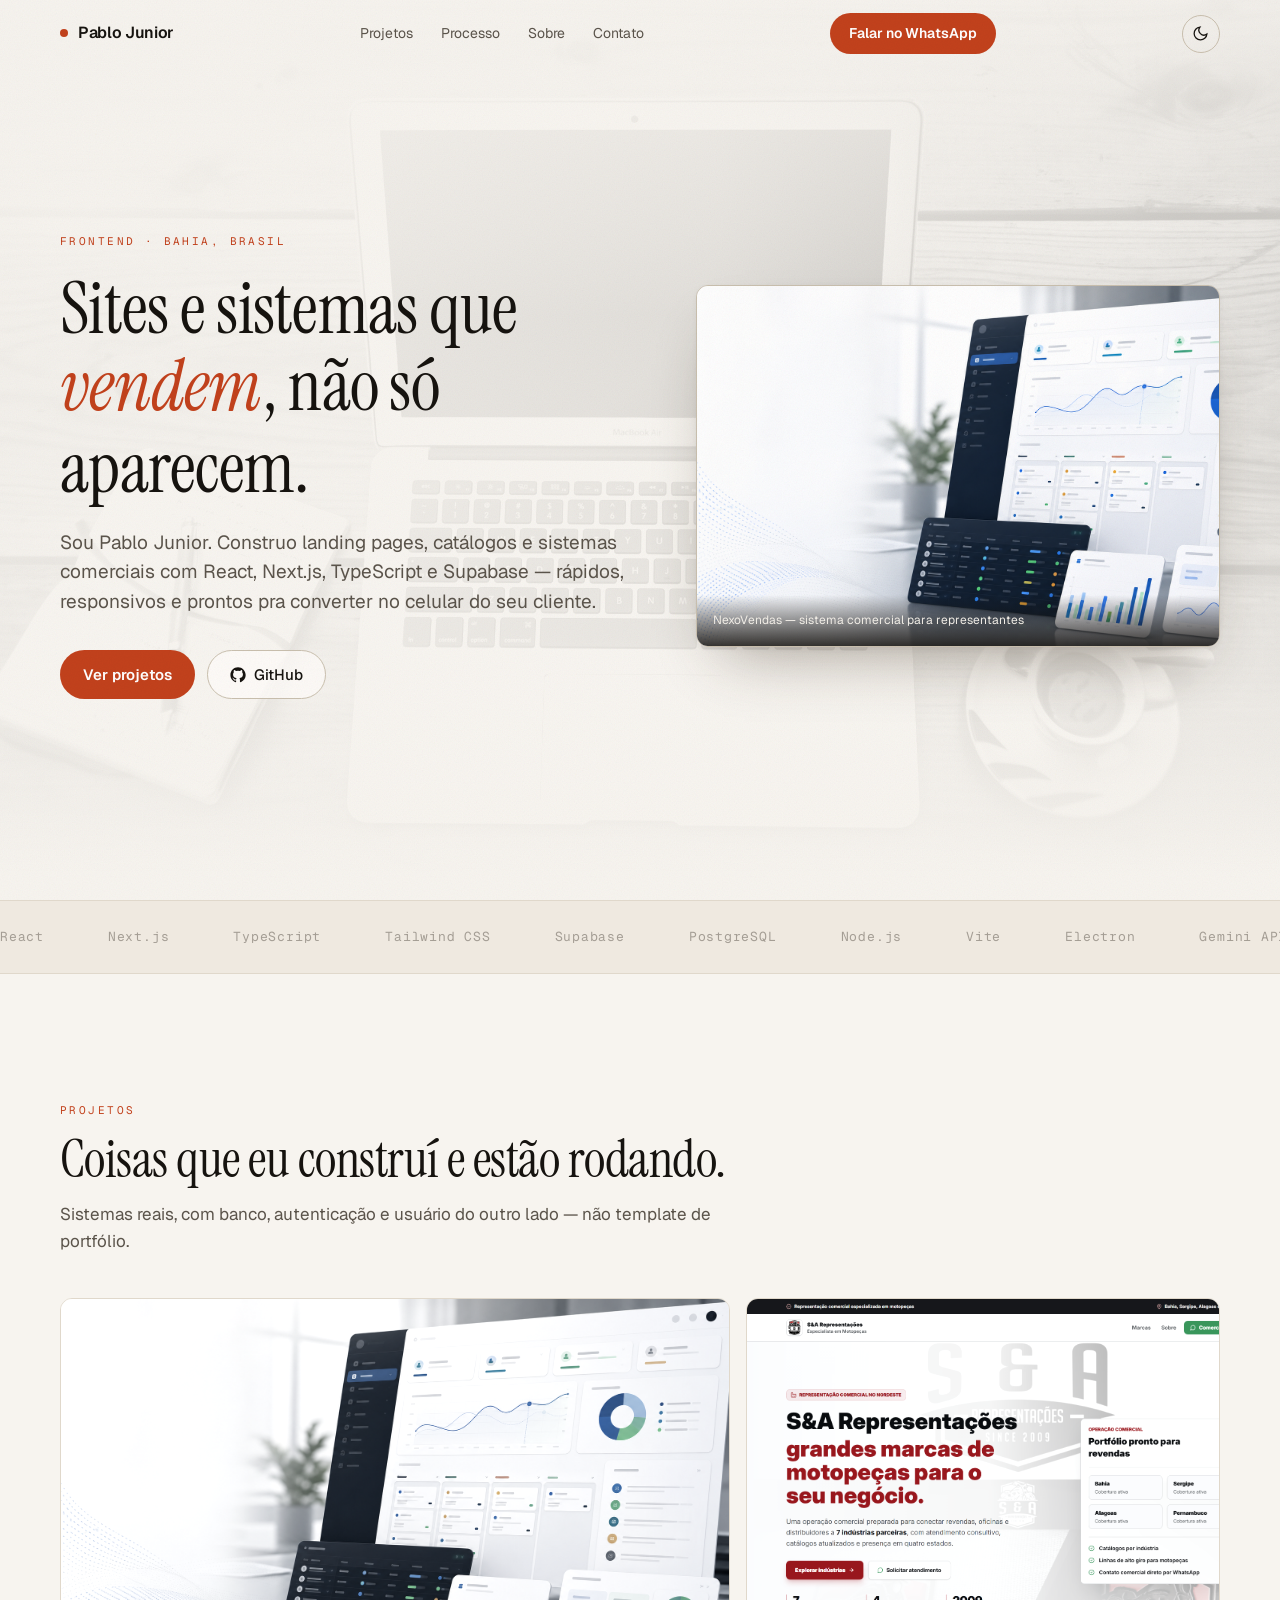
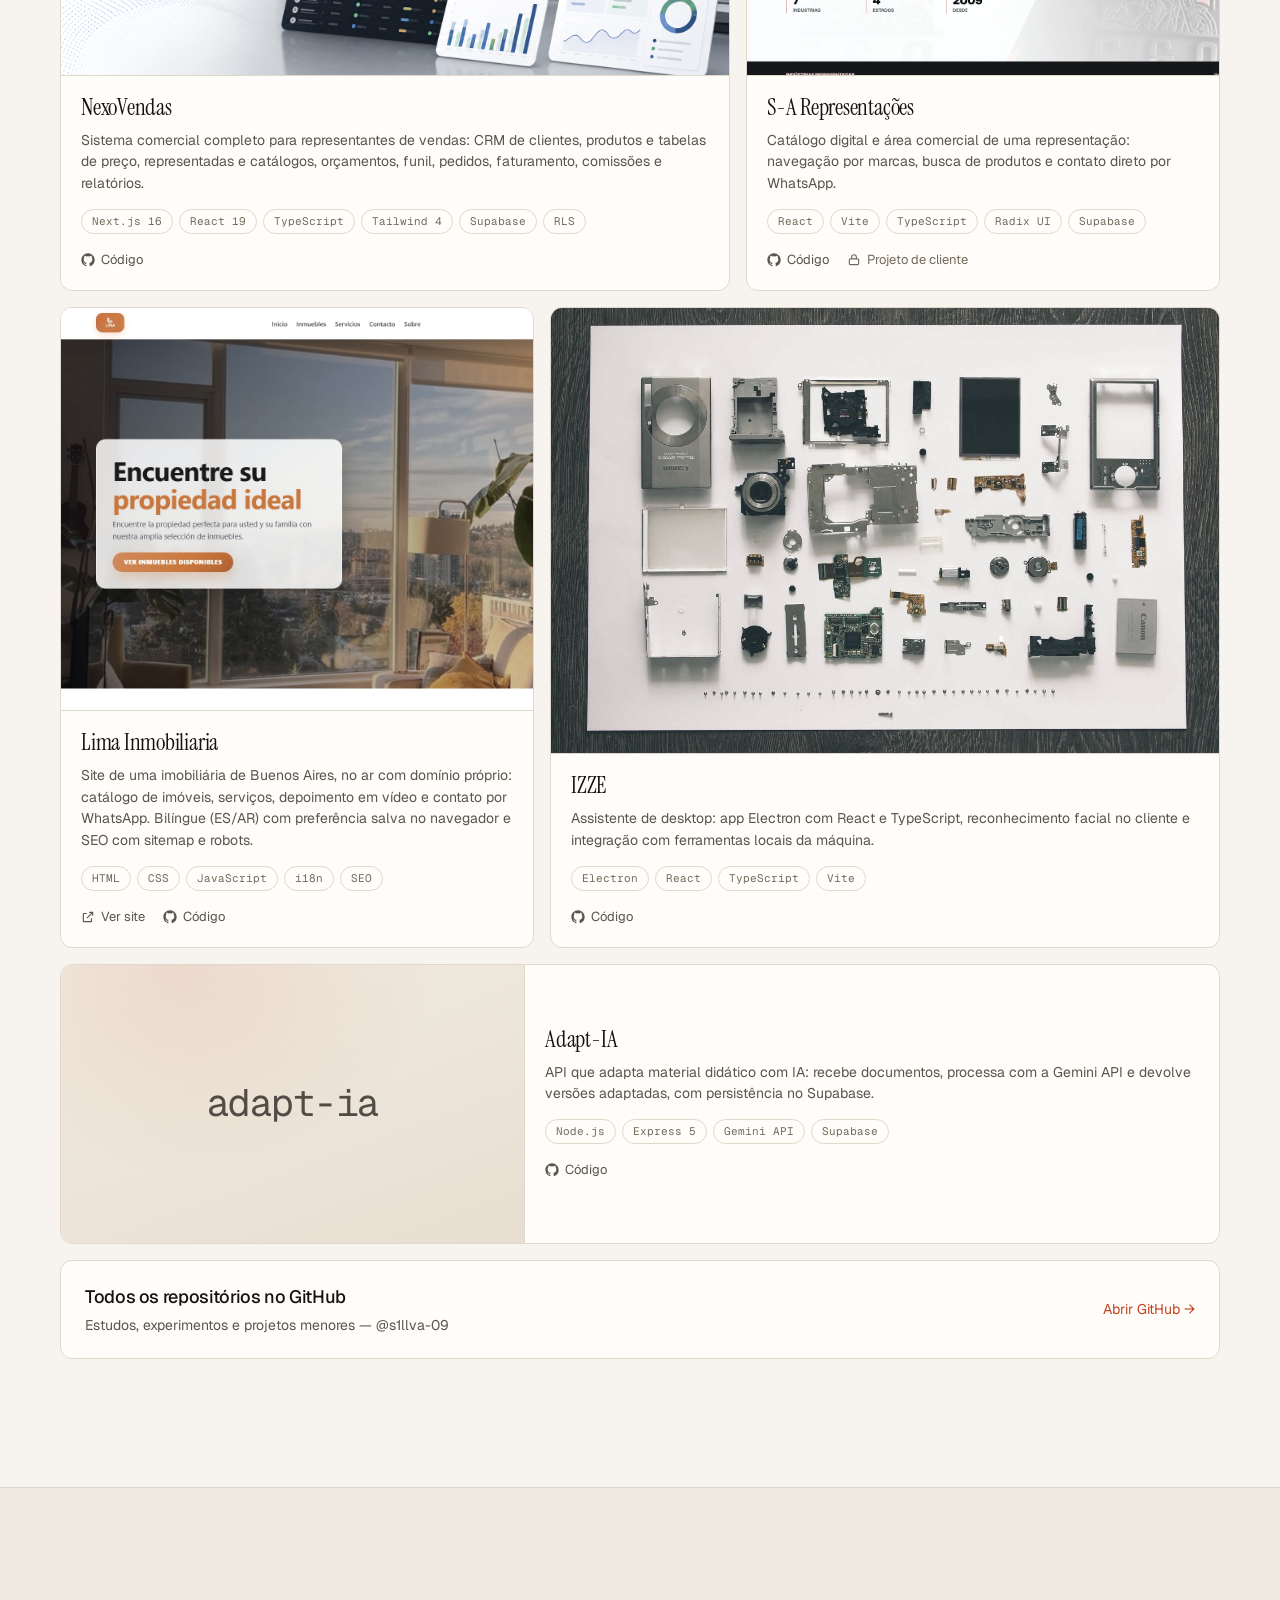
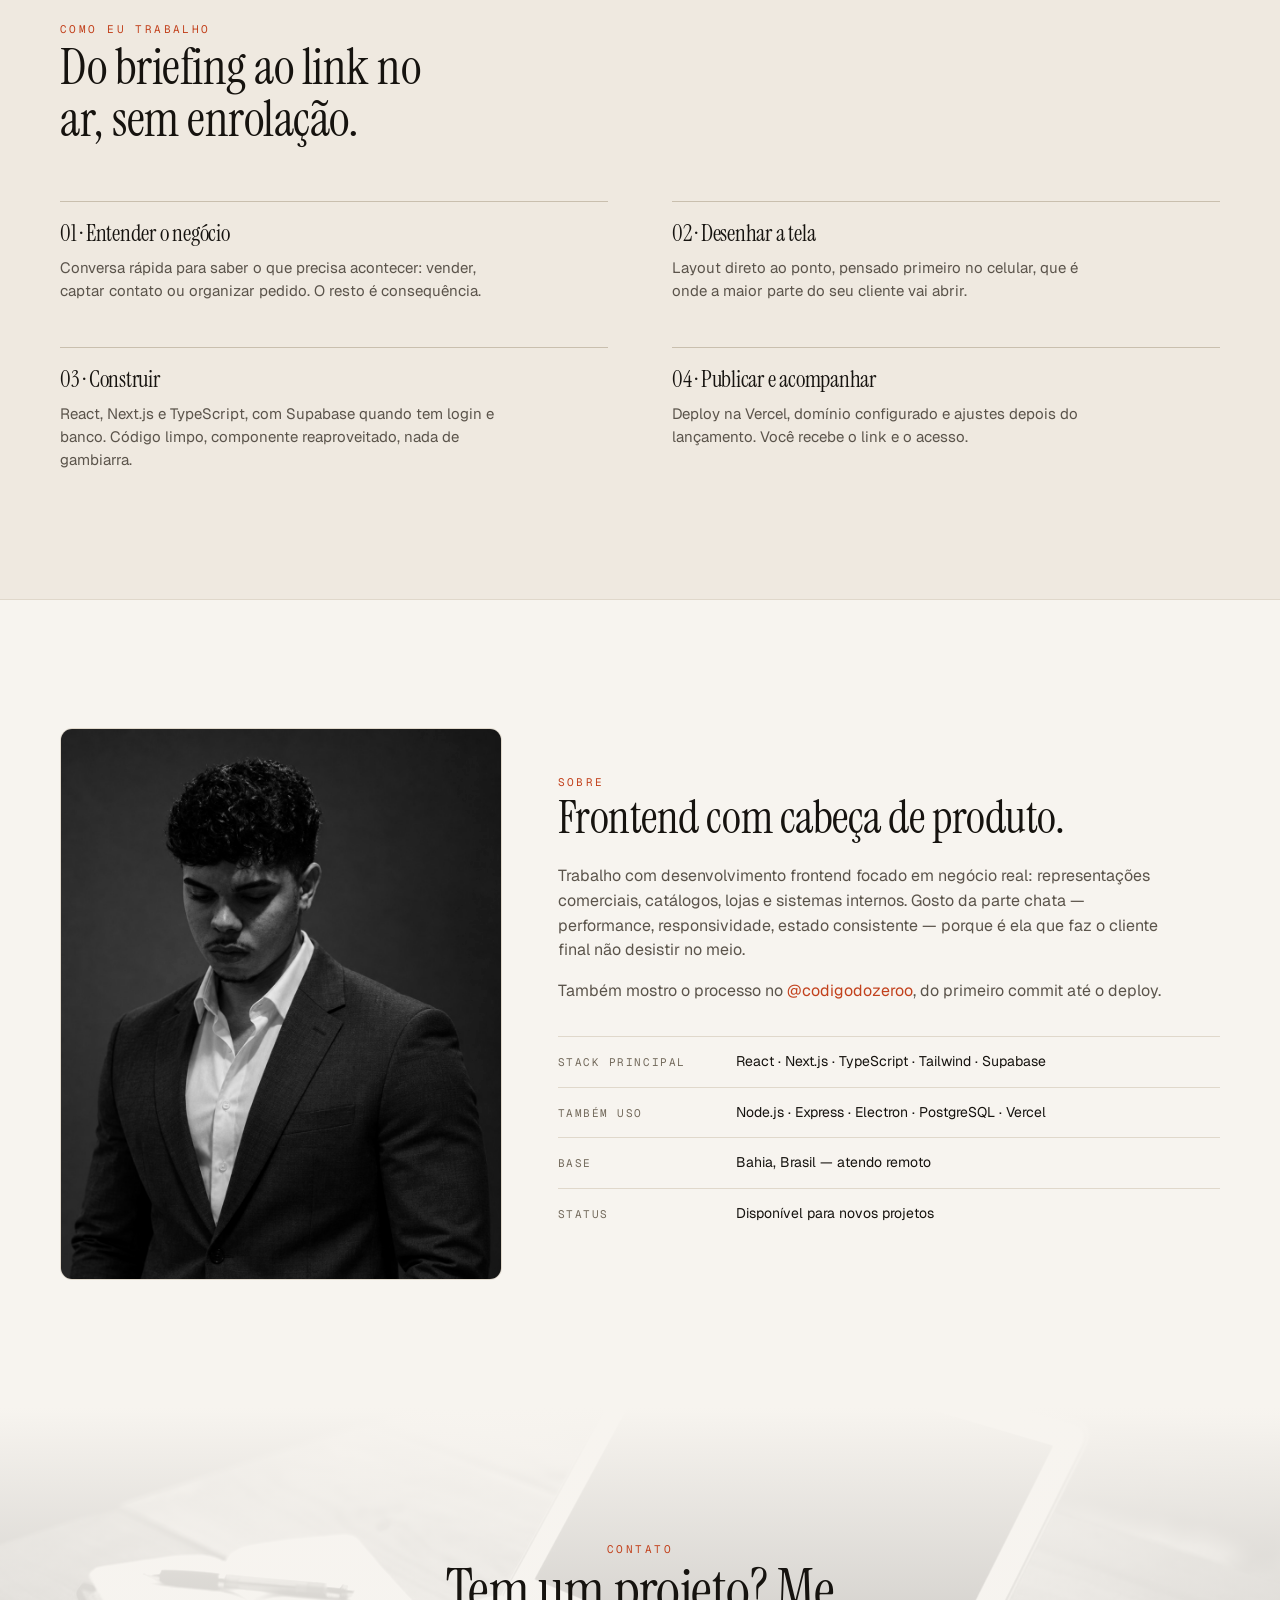
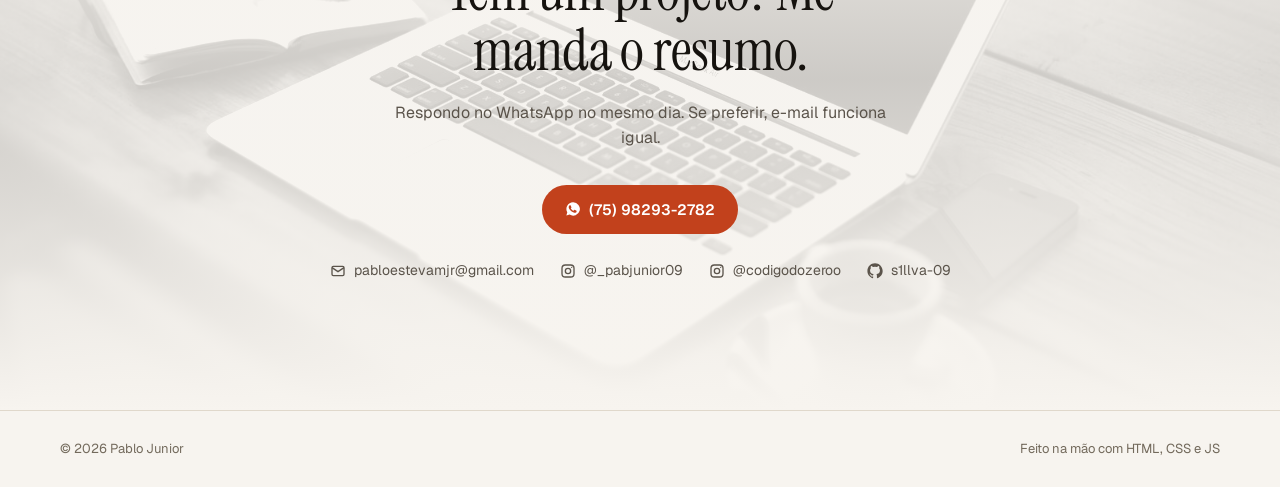
<file: index.html>
<!doctype html>
<html lang="pt-BR">
<head>
<meta charset="utf-8">
<meta name="viewport" content="width=device-width, initial-scale=1">
<title>Pablo Junior - Desenvolvedor Frontend</title>
<meta name="description" content="Desenvolvedor frontend. Landing pages, catálogos e sistemas comerciais com React, Next.js, TypeScript e Supabase.">
<link rel="canonical" href="https://portfolio-pejota-s-projects1.vercel.app/">
<meta property="og:title" content="Pablo Junior - Desenvolvedor Frontend">
<meta property="og:description" content="Landing pages, catálogos e sistemas comerciais com React, Next.js, TypeScript e Supabase.">
<meta property="og:image" content="https://portfolio-pejota-s-projects1.vercel.app/assets/og.png">
<meta property="og:image:width" content="1200">
<meta property="og:image:height" content="630">
<meta property="og:url" content="https://portfolio-pejota-s-projects1.vercel.app/">
<meta property="og:locale" content="pt_BR">
<meta property="og:type" content="website">
<meta name="twitter:card" content="summary_large_image">
<link rel="icon" href="assets/favicon-32.png" sizes="32x32" type="image/png">
<link rel="icon" href="assets/favicon.png" sizes="256x256" type="image/png">
<link rel="apple-touch-icon" href="assets/apple-touch-icon.png">
<meta name="theme-color" content="#f7f4ef">
<link rel="preconnect" href="https://fonts.googleapis.com">
<link rel="preconnect" href="https://fonts.gstatic.com" crossorigin>
<link href="https://fonts.googleapis.com/css2?family=Geist:wght@400;500;600&family=Geist+Mono:wght@400;500&family=Instrument+Serif:ital@0;1&display=swap" rel="stylesheet">
<link rel="preload" as="image" href="assets/hero.jpg">
<link rel="stylesheet" href="styles.css">
<script>document.documentElement.dataset.theme=localStorage.getItem("tema")||"light";</script>
</head>
<body>
<a class="skip" href="#work">Pular para os projetos</a>
<div class="grain" aria-hidden="true"></div>
<span id="top-sentinel" aria-hidden="true"></span>

<header id="header">
  <div class="progress" aria-hidden="true"></div>
  <div class="wrap">
    <a class="brand" href="#top"><i></i>Pablo Junior</a>
    <nav id="nav">
      <ul>
        <li><a href="#work">Projetos</a></li>
        <li><a href="#process">Processo</a></li>
        <li><a href="#about">Sobre</a></li>
        <li><a href="#contact">Contato</a></li>
      </ul>
    </nav>
    <a class="btn btn-primary" href="https://wa.me/5575982932782?text=Oi%20Pablo%2C%20vim%20pelo%20seu%20site." target="_blank" rel="noopener">Falar no WhatsApp</a>
    <button class="theme-toggle" id="theme-toggle" aria-label="Alternar tema claro e escuro" title="Alternar tema">
      <svg class="i-moon" viewBox="0 0 24 24" fill="none" stroke="currentColor" stroke-width="1.8" aria-hidden="true"><path d="M21 12.8A9 9 0 1 1 11.2 3a7 7 0 0 0 9.8 9.8Z"/></svg>
      <svg class="i-sun" viewBox="0 0 24 24" fill="none" stroke="currentColor" stroke-width="1.8" aria-hidden="true"><circle cx="12" cy="12" r="4"/><path d="M12 2v2m0 16v2M4.9 4.9l1.4 1.4m11.4 11.4 1.4 1.4M2 12h2m16 0h2M4.9 19.1l1.4-1.4M17.7 6.3l1.4-1.4"/></svg>
    </button>
    <button class="menu-toggle" id="menu-toggle" aria-expanded="false" aria-controls="nav">Menu</button>
  </div>
</header>

<main id="top">

  <!-- hero -->
  <section class="hero">
    <div class="hero-bg" aria-hidden="true"><img src="assets/hero.jpg" alt=""></div>
    <div class="wrap">
      <div>
        <span class="eyebrow" data-rise="1">Frontend · Bahia, Brasil</span>
        <h1 data-rise="2">Sites e sistemas que <i>vendem</i>, não só aparecem.</h1>
        <p class="lead" data-rise="3">Sou Pablo Junior. Construo landing pages, catálogos e sistemas comerciais com React, Next.js, TypeScript e Supabase — rápidos, responsivos e prontos pra converter no celular do seu cliente.</p>
        <div class="hero-cta" data-rise="4">
          <a class="btn btn-primary" href="#work">Ver projetos</a>
          <a class="btn btn-ghost" href="https://github.com/s1llva-09" target="_blank" rel="noopener">
            <svg viewBox="0 0 24 24" fill="currentColor" aria-hidden="true"><path d="M12 .5C5.7.5.6 5.6.6 11.9c0 5 3.3 9.3 7.8 10.8.6.1.8-.2.8-.6v-2c-3.2.7-3.9-1.5-3.9-1.5-.5-1.3-1.3-1.7-1.3-1.7-1-.7.1-.7.1-.7 1.1.1 1.7 1.2 1.7 1.2 1 1.8 2.7 1.3 3.4 1 .1-.8.4-1.3.7-1.6-2.6-.3-5.3-1.3-5.3-5.8 0-1.3.5-2.3 1.2-3.2-.1-.3-.5-1.5.1-3.1 0 0 1-.3 3.2 1.2a11 11 0 0 1 5.8 0c2.2-1.5 3.2-1.2 3.2-1.2.6 1.6.2 2.8.1 3.1.8.9 1.2 1.9 1.2 3.2 0 4.5-2.7 5.5-5.3 5.8.4.4.8 1.1.8 2.2v3.3c0 .4.2.7.8.6 4.5-1.5 7.8-5.8 7.8-10.8C23.4 5.6 18.3.5 12 .5Z"/></svg>
            GitHub
          </a>
        </div>
      </div>
      <figure class="shot" data-rise="5">
        <img src="assets/nexovendas.png" alt="Painel do NexoVendas, sistema comercial para representantes">
        <figcaption>NexoVendas — sistema comercial para representantes</figcaption>
      </figure>
    </div>
  </section>

  <!-- faixa de stack -->
  <div class="stack" aria-label="Tecnologias">
    <div class="marquee" id="marquee">
      <span>React</span><span>Next.js</span><span>TypeScript</span><span>Tailwind CSS</span><span>Supabase</span><span>PostgreSQL</span><span>Node.js</span><span>Vite</span><span>Electron</span><span>Gemini API</span><span>Figma</span><span>Vercel</span>
    </div>
  </div>

  <!-- projetos -->
  <section id="work">
    <div class="wrap">
      <div class="work-head" data-reveal>
        <span class="eyebrow">Projetos</span>
        <h2>Coisas que eu construí e estão rodando.</h2>
        <p class="lead">Sistemas reais, com banco, autenticação e usuário do outro lado — não template de portfólio.</p>
      </div>

      <div class="bento">
        <article class="card big" data-reveal>
          <div class="card-media"><img src="assets/nexovendas.png" alt="Telas do NexoVendas" loading="lazy"></div>
          <div class="card-body">
            <h3>NexoVendas</h3>
            <p>Sistema comercial completo para representantes de vendas: CRM de clientes, produtos e tabelas de preço, representadas e catálogos, orçamentos, funil, pedidos, faturamento, comissões e relatórios.</p>
            <div class="tags"><b>Next.js 16</b><b>React 19</b><b>TypeScript</b><b>Tailwind 4</b><b>Supabase</b><b>RLS</b></div>
            <div class="card-links">
              <a href="https://github.com/s1llva-09/nexovendas" target="_blank" rel="noopener">
                <svg viewBox="0 0 24 24" fill="currentColor" aria-hidden="true"><path d="M12 .5C5.7.5.6 5.6.6 11.9c0 5 3.3 9.3 7.8 10.8.6.1.8-.2.8-.6v-2c-3.2.7-3.9-1.5-3.9-1.5-.5-1.3-1.3-1.7-1.3-1.7-1-.7.1-.7.1-.7 1.1.1 1.7 1.2 1.7 1.2 1 1.8 2.7 1.3 3.4 1 .1-.8.4-1.3.7-1.6-2.6-.3-5.3-1.3-5.3-5.8 0-1.3.5-2.3 1.2-3.2-.1-.3-.5-1.5.1-3.1 0 0 1-.3 3.2 1.2a11 11 0 0 1 5.8 0c2.2-1.5 3.2-1.2 3.2-1.2.6 1.6.2 2.8.1 3.1.8.9 1.2 1.9 1.2 3.2 0 4.5-2.7 5.5-5.3 5.8.4.4.8 1.1.8 2.2v3.3c0 .4.2.7.8.6 4.5-1.5 7.8-5.8 7.8-10.8C23.4 5.6 18.3.5 12 .5Z"/></svg>
                Código
              </a>
            </div>
          </div>
        </article>

        <article class="card mid" data-reveal>
          <div class="card-media"><img src="assets/sa-rep.png" alt="Catálogo da S-A Representações" loading="lazy"></div>
          <div class="card-body">
            <h3>S-A Representações</h3>
            <p>Catálogo digital e área comercial de uma representação: navegação por marcas, busca de produtos e contato direto por WhatsApp.</p>
            <div class="tags"><b>React</b><b>Vite</b><b>TypeScript</b><b>Radix UI</b><b>Supabase</b></div>
            <div class="card-links">
              <a href="https://github.com/s1llva-09/S-A-Rep" target="_blank" rel="noopener">
                <svg viewBox="0 0 24 24" fill="currentColor" aria-hidden="true"><path d="M12 .5C5.7.5.6 5.6.6 11.9c0 5 3.3 9.3 7.8 10.8.6.1.8-.2.8-.6v-2c-3.2.7-3.9-1.5-3.9-1.5-.5-1.3-1.3-1.7-1.3-1.7-1-.7.1-.7.1-.7 1.1.1 1.7 1.2 1.7 1.2 1 1.8 2.7 1.3 3.4 1 .1-.8.4-1.3.7-1.6-2.6-.3-5.3-1.3-5.3-5.8 0-1.3.5-2.3 1.2-3.2-.1-.3-.5-1.5.1-3.1 0 0 1-.3 3.2 1.2a11 11 0 0 1 5.8 0c2.2-1.5 3.2-1.2 3.2-1.2.6 1.6.2 2.8.1 3.1.8.9 1.2 1.9 1.2 3.2 0 4.5-2.7 5.5-5.3 5.8.4.4.8 1.1.8 2.2v3.3c0 .4.2.7.8.6 4.5-1.5 7.8-5.8 7.8-10.8C23.4 5.6 18.3.5 12 .5Z"/></svg>
                Código
              </a>
              <span class="locked">
                <svg viewBox="0 0 24 24" fill="none" stroke="currentColor" stroke-width="2" aria-hidden="true"><rect x="4" y="10" width="16" height="10" rx="2"/><path d="M8 10V7a4 4 0 0 1 8 0v3"/></svg>
                Projeto de cliente
              </span>
            </div>
          </div>
        </article>

        <article class="card mid" data-reveal>
          <div class="card-media"><img src="assets/lima.jpg" alt="Home do site da Lima Inmobiliaria" loading="lazy"></div>
          <div class="card-body">
            <h3>Lima Inmobiliaria</h3>
            <p>Site de uma imobiliária de Buenos Aires, no ar com domínio próprio: catálogo de imóveis, serviços, depoimento em vídeo e contato por WhatsApp. Bilíngue (ES/AR) com preferência salva no navegador e SEO com sitemap e robots.</p>
            <div class="tags"><b>HTML</b><b>CSS</b><b>JavaScript</b><b>i18n</b><b>SEO</b></div>
            <div class="card-links">
              <a href="https://limainmobiliariaofc.com" target="_blank" rel="noopener">
                <svg viewBox="0 0 24 24" fill="none" stroke="currentColor" stroke-width="2" aria-hidden="true"><path d="M14 4h6v6"/><path d="M20 4 10 14"/><path d="M18 14v5a1 1 0 0 1-1 1H5a1 1 0 0 1-1-1V7a1 1 0 0 1 1-1h5"/></svg>
                Ver site
              </a>
              <a href="https://github.com/s1llva-09/Imobiliara-page" target="_blank" rel="noopener">
                <svg viewBox="0 0 24 24" fill="currentColor" aria-hidden="true"><path d="M12 .5C5.7.5.6 5.6.6 11.9c0 5 3.3 9.3 7.8 10.8.6.1.8-.2.8-.6v-2c-3.2.7-3.9-1.5-3.9-1.5-.5-1.3-1.3-1.7-1.3-1.7-1-.7.1-.7.1-.7 1.1.1 1.7 1.2 1.7 1.2 1 1.8 2.7 1.3 3.4 1 .1-.8.4-1.3.7-1.6-2.6-.3-5.3-1.3-5.3-5.8 0-1.3.5-2.3 1.2-3.2-.1-.3-.5-1.5.1-3.1 0 0 1-.3 3.2 1.2a11 11 0 0 1 5.8 0c2.2-1.5 3.2-1.2 3.2-1.2.6 1.6.2 2.8.1 3.1.8.9 1.2 1.9 1.2 3.2 0 4.5-2.7 5.5-5.3 5.8.4.4.8 1.1.8 2.2v3.3c0 .4.2.7.8.6 4.5-1.5 7.8-5.8 7.8-10.8C23.4 5.6 18.3.5 12 .5Z"/></svg>
                Código
              </a>
            </div>
          </div>
        </article>

        <article class="card big" data-reveal>
          <div class="card-media"><img src="assets/iris.jpg" alt="Interface do assistente IZZE" loading="lazy"></div>
          <div class="card-body">
            <h3>IZZE</h3>
            <p>Assistente de desktop: app Electron com React e TypeScript, reconhecimento facial no cliente e integração com ferramentas locais da máquina.</p>
            <div class="tags"><b>Electron</b><b>React</b><b>TypeScript</b><b>Vite</b></div>
            <div class="card-links">
              <a href="https://github.com/s1llva-09/IZZE" target="_blank" rel="noopener">
                <svg viewBox="0 0 24 24" fill="currentColor" aria-hidden="true"><path d="M12 .5C5.7.5.6 5.6.6 11.9c0 5 3.3 9.3 7.8 10.8.6.1.8-.2.8-.6v-2c-3.2.7-3.9-1.5-3.9-1.5-.5-1.3-1.3-1.7-1.3-1.7-1-.7.1-.7.1-.7 1.1.1 1.7 1.2 1.7 1.2 1 1.8 2.7 1.3 3.4 1 .1-.8.4-1.3.7-1.6-2.6-.3-5.3-1.3-5.3-5.8 0-1.3.5-2.3 1.2-3.2-.1-.3-.5-1.5.1-3.1 0 0 1-.3 3.2 1.2a11 11 0 0 1 5.8 0c2.2-1.5 3.2-1.2 3.2-1.2.6 1.6.2 2.8.1 3.1.8.9 1.2 1.9 1.2 3.2 0 4.5-2.7 5.5-5.3 5.8.4.4.8 1.1.8 2.2v3.3c0 .4.2.7.8.6 4.5-1.5 7.8-5.8 7.8-10.8C23.4 5.6 18.3.5 12 .5Z"/></svg>
                Código
              </a>
            </div>
          </div>
        </article>

        <article class="card full" data-reveal>
          <div class="card-type"><span>adapt-ia</span></div>
          <div class="card-body">
            <h3>Adapt-IA</h3>
            <p>API que adapta material didático com IA: recebe documentos, processa com a Gemini API e devolve versões adaptadas, com persistência no Supabase.</p>
            <div class="tags"><b>Node.js</b><b>Express 5</b><b>Gemini API</b><b>Supabase</b></div>
            <div class="card-links">
              <a href="https://github.com/s1llva-09/Adapt-IA" target="_blank" rel="noopener">
                <svg viewBox="0 0 24 24" fill="currentColor" aria-hidden="true"><path d="M12 .5C5.7.5.6 5.6.6 11.9c0 5 3.3 9.3 7.8 10.8.6.1.8-.2.8-.6v-2c-3.2.7-3.9-1.5-3.9-1.5-.5-1.3-1.3-1.7-1.3-1.7-1-.7.1-.7.1-.7 1.1.1 1.7 1.2 1.7 1.2 1 1.8 2.7 1.3 3.4 1 .1-.8.4-1.3.7-1.6-2.6-.3-5.3-1.3-5.3-5.8 0-1.3.5-2.3 1.2-3.2-.1-.3-.5-1.5.1-3.1 0 0 1-.3 3.2 1.2a11 11 0 0 1 5.8 0c2.2-1.5 3.2-1.2 3.2-1.2.6 1.6.2 2.8.1 3.1.8.9 1.2 1.9 1.2 3.2 0 4.5-2.7 5.5-5.3 5.8.4.4.8 1.1.8 2.2v3.3c0 .4.2.7.8.6 4.5-1.5 7.8-5.8 7.8-10.8C23.4 5.6 18.3.5 12 .5Z"/></svg>
                Código
              </a>
            </div>
          </div>
        </article>
      </div>

      <a class="more" href="https://github.com/s1llva-09?tab=repositories" target="_blank" rel="noopener" data-reveal>
        <div>
          <strong>Todos os repositórios no GitHub</strong>
          <p>Estudos, experimentos e projetos menores — @s1llva-09</p>
        </div>
        <span>Abrir GitHub →</span>
      </a>
    </div>
  </section>

  <!-- como trabalho -->
  <section class="process" id="process">
    <div class="wrap">
      <span class="eyebrow" data-reveal>Como eu trabalho</span>
      <h2 data-reveal>Do briefing ao link no ar, sem enrolação.</h2>
      <div class="steps">
        <div class="step" data-reveal>
          <h3>01 · Entender o negócio</h3>
          <p>Conversa rápida para saber o que precisa acontecer: vender, captar contato ou organizar pedido. O resto é consequência.</p>
        </div>
        <div class="step" data-reveal>
          <h3>02 · Desenhar a tela</h3>
          <p>Layout direto ao ponto, pensado primeiro no celular, que é onde a maior parte do seu cliente vai abrir.</p>
        </div>
        <div class="step" data-reveal>
          <h3>03 · Construir</h3>
          <p>React, Next.js e TypeScript, com Supabase quando tem login e banco. Código limpo, componente reaproveitado, nada de gambiarra.</p>
        </div>
        <div class="step" data-reveal>
          <h3>04 · Publicar e acompanhar</h3>
          <p>Deploy na Vercel, domínio configurado e ajustes depois do lançamento. Você recebe o link e o acesso.</p>
        </div>
      </div>
    </div>
  </section>

  <!-- sobre -->
  <section class="about" id="about">
    <div class="wrap">
      <div class="about-photo" data-reveal><img src="assets/pablo.jpg" alt="Pablo Junior" loading="lazy"></div>
      <div data-reveal>
        <span class="eyebrow">Sobre</span>
        <h2>Frontend com cabeça de produto.</h2>
        <p>Trabalho com desenvolvimento frontend focado em negócio real: representações comerciais, catálogos, lojas e sistemas internos. Gosto da parte chata — performance, responsividade, estado consistente — porque é ela que faz o cliente final não desistir no meio.</p>
        <p>Também mostro o processo no <a href="https://instagram.com/codigodozeroo" target="_blank" rel="noopener" class="ilink">@codigodozeroo</a>, do primeiro commit até o deploy.</p>
        <dl class="facts">
          <div><dt>Stack principal</dt><dd>React · Next.js · TypeScript · Tailwind · Supabase</dd></div>
          <div><dt>Também uso</dt><dd>Node.js · Express · Electron · PostgreSQL · Vercel</dd></div>
          <div><dt>Base</dt><dd>Bahia, Brasil — atendo remoto</dd></div>
          <div><dt>Status</dt><dd>Disponível para novos projetos</dd></div>
        </dl>
      </div>
    </div>
  </section>

  <!-- contato -->
  <section class="contact" id="contact">
    <div class="contact-bg" aria-hidden="true"><img src="assets/contato.jpg" alt="" loading="lazy"></div>
    <div class="wrap">
      <span class="eyebrow" data-reveal>Contato</span>
      <h2 data-reveal>Tem um projeto? Me manda o resumo.</h2>
      <p data-reveal>Respondo no WhatsApp no mesmo dia. Se preferir, e-mail funciona igual.</p>
      <a class="btn btn-primary" href="https://wa.me/5575982932782?text=Oi%20Pablo%2C%20vim%20pelo%20seu%20site%20e%20quero%20falar%20sobre%20um%20projeto." target="_blank" rel="noopener" data-reveal>
        <svg viewBox="0 0 24 24" fill="currentColor" aria-hidden="true"><path d="M12 2a10 10 0 0 0-8.6 15l-1.3 4.7 4.8-1.3A10 10 0 1 0 12 2Zm5.8 14.2c-.2.7-1.4 1.3-2 1.4-.5.1-1.2.1-1.9-.1-.4-.1-1-.3-1.8-.6-3.1-1.3-5.1-4.4-5.3-4.6-.1-.2-1.2-1.6-1.2-3s.7-2.1 1-2.4c.3-.3.6-.4.8-.4h.6c.2 0 .4 0 .7.5l.9 2.2c.1.2.1.4 0 .6l-.4.6-.3.3c-.1.1-.3.3-.1.6.1.3.7 1.2 1.5 1.9 1 .9 1.8 1.2 2.1 1.3.3.1.4.1.6-.1l.9-1c.2-.2.4-.2.6-.1l2.1 1c.3.1.5.2.5.3.1.2.1.7-.1 1.3Z"/></svg>
        (75) 98293-2782
      </a>
      <div class="contact-alt" data-reveal>
        <a href="mailto:pabloestevamjr@gmail.com">
          <svg viewBox="0 0 24 24" fill="none" stroke="currentColor" stroke-width="2" aria-hidden="true"><rect x="3" y="5" width="18" height="14" rx="2"/><path d="m3 7 9 6 9-6"/></svg>
          pabloestevamjr@gmail.com
        </a>
        <a href="https://instagram.com/_pabjunior09" target="_blank" rel="noopener">
          <svg viewBox="0 0 24 24" fill="none" stroke="currentColor" stroke-width="2" aria-hidden="true"><rect x="3" y="3" width="18" height="18" rx="5"/><circle cx="12" cy="12" r="4"/><circle cx="17.5" cy="6.5" r="1" fill="currentColor" stroke="none"/></svg>
          @_pabjunior09
        </a>
        <a href="https://instagram.com/codigodozeroo" target="_blank" rel="noopener">
          <svg viewBox="0 0 24 24" fill="none" stroke="currentColor" stroke-width="2" aria-hidden="true"><rect x="3" y="3" width="18" height="18" rx="5"/><circle cx="12" cy="12" r="4"/><circle cx="17.5" cy="6.5" r="1" fill="currentColor" stroke="none"/></svg>
          @codigodozeroo
        </a>
        <a href="https://github.com/s1llva-09" target="_blank" rel="noopener">
          <svg viewBox="0 0 24 24" fill="currentColor" aria-hidden="true"><path d="M12 .5C5.7.5.6 5.6.6 11.9c0 5 3.3 9.3 7.8 10.8.6.1.8-.2.8-.6v-2c-3.2.7-3.9-1.5-3.9-1.5-.5-1.3-1.3-1.7-1.3-1.7-1-.7.1-.7.1-.7 1.1.1 1.7 1.2 1.7 1.2 1 1.8 2.7 1.3 3.4 1 .1-.8.4-1.3.7-1.6-2.6-.3-5.3-1.3-5.3-5.8 0-1.3.5-2.3 1.2-3.2-.1-.3-.5-1.5.1-3.1 0 0 1-.3 3.2 1.2a11 11 0 0 1 5.8 0c2.2-1.5 3.2-1.2 3.2-1.2.6 1.6.2 2.8.1 3.1.8.9 1.2 1.9 1.2 3.2 0 4.5-2.7 5.5-5.3 5.8.4.4.8 1.1.8 2.2v3.3c0 .4.2.7.8.6 4.5-1.5 7.8-5.8 7.8-10.8C23.4 5.6 18.3.5 12 .5Z"/></svg>
          s1llva-09
        </a>
      </div>
    </div>
  </section>
</main>

<footer>
  <div class="wrap">
    <span>© <span id="year">2026</span> Pablo Junior</span>
    <span>Feito na mão com HTML, CSS e JS</span>
  </div>
</footer>

<script src="script.js"></script>
</body>
</html>
</file>
<file: styles.css>
/* -------- tokens -------------------------------------------------------
   tema travado: dark. acento unico: #e2542d.
   raio: 12px em tudo, 999px so em botao/pill/tag. */
:root{
  --bg:#f7f4ef; --bg-2:#fffdfa; --band:#efe9e0; --line:#e0d8cb; --line-2:#c9bfae;
  --fg:#16130f; --fg-2:#5b544b; --fg-3:#736a5c;
  --accent:#c2411c; --accent-soft:rgba(194,65,28,.1);
  --r:12px; --pill:999px;
  --ease:cubic-bezier(.16,1,.3,1);
  --maxw:1200px;
}
*{box-sizing:border-box}
html{scroll-behavior:smooth}
body{
  margin:0;background:var(--bg);color:var(--fg);
  font-family:Geist,"Segoe UI",system-ui,sans-serif;
  -webkit-font-smoothing:antialiased;line-height:1.55;
  overflow-x:hidden;
}
img{max-width:100%;display:block}
a{color:inherit;text-decoration:none}
h1,h2,h3{margin:0;font-family:"Instrument Serif",Georgia,"Times New Roman",serif;font-weight:400;letter-spacing:-.01em;line-height:1.04}
p{margin:0}
.wrap{max-width:var(--maxw);margin-inline:auto;padding-inline:20px}
.eyebrow{
  font-family:"Geist Mono",ui-monospace,monospace;font-size:11px;
  text-transform:uppercase;letter-spacing:.22em;color:var(--accent);
}
.lead{color:var(--fg-2);font-size:17px;max-width:62ch}
section{padding:clamp(72px,10vw,128px) 0}
:focus-visible{outline:2px solid var(--accent);outline-offset:3px;border-radius:4px}

/* -------- botoes -------------------------------------------------------- */
.btn{
  display:inline-flex;align-items:center;gap:8px;white-space:nowrap;
  border-radius:var(--pill);padding:12px 22px;font-size:15px;font-weight:500;
  border:1px solid transparent;cursor:pointer;
  transition:transform .18s var(--ease),background-color .2s,border-color .2s,color .2s;
}
.btn:active{transform:translateY(1px) scale(.985)}
.btn-primary{background:var(--accent);color:#fff;font-weight:600}
.btn-primary:hover{background:#a8320f}
.btn-ghost{border-color:var(--line-2);color:var(--fg);background:rgba(255,253,250,.72);backdrop-filter:blur(8px)}
.btn-ghost:hover{border-color:var(--fg);background:#fff}
.btn svg{width:16px;height:16px;flex:none}

/* -------- nav ----------------------------------------------------------- */
#top-sentinel{position:absolute;top:0;left:0;height:1px;width:1px}
header{
  position:fixed;inset:0 0 auto 0;z-index:50;min-height:68px;display:flex;align-items:center;
  border-bottom:1px solid transparent;
  transition:background-color .3s,border-color .3s;
}
header.scrolled{background:rgba(247,244,239,.86);backdrop-filter:blur(14px) saturate(1.2);border-bottom-color:var(--line)}
header .wrap{display:flex;align-items:center;justify-content:space-between;gap:24px;width:100%}
.brand{display:flex;align-items:center;gap:10px;font-weight:600;letter-spacing:-.02em}
.brand i{width:8px;height:8px;border-radius:var(--pill);background:var(--accent);flex:none}
nav ul{display:flex;gap:28px;list-style:none;margin:0;padding:0;font-size:14px;color:var(--fg-2)}
nav a{position:relative;transition:color .2s}
nav a:hover{color:var(--fg)}
nav a::after{
  content:"";position:absolute;left:0;right:100%;bottom:-6px;height:1px;background:var(--accent);
  transition:right .35s var(--ease);
}
nav a:hover::after{right:0}
header .btn{padding:9px 18px;font-size:14px}
.menu-toggle{display:none;background:none;border:1px solid var(--line-2);border-radius:var(--pill);color:var(--fg);padding:8px 14px;font-size:13px;cursor:pointer}

/* -------- hero ---------------------------------------------------------- */
.hero{position:relative;min-height:100dvh;display:flex;align-items:center;padding-top:96px;padding-bottom:64px;overflow:hidden}
.hero-bg{position:absolute;inset:0;z-index:0}
.hero-bg img{width:100%;height:100%;object-fit:cover;filter:grayscale(1) contrast(.95) brightness(1.32)}
.hero-bg::after{
  content:"";position:absolute;inset:0;
  background:
    radial-gradient(120% 90% at 6% 24%,rgba(247,244,239,.97) 0%,rgba(247,244,239,.86) 42%,rgba(247,244,239,.62) 72%),
    linear-gradient(180deg,rgba(247,244,239,.9) 0%,rgba(247,244,239,.35) 35%,var(--bg) 97%);
}
.hero .wrap{position:relative;z-index:1;display:grid;grid-template-columns:1.05fr .95fr;gap:56px;align-items:center;width:100%}
.hero h1{font-size:clamp(38px,6.2vw,72px)}
.hero h1 i{font-style:italic;color:var(--accent);line-height:1.12;display:inline-block;padding-bottom:4px}
.hero .eyebrow{display:block;margin-bottom:22px}
.hero .lead{margin-top:22px;font-size:clamp(16px,1.6vw,19px)}
.hero-cta{display:flex;flex-wrap:wrap;gap:12px;margin-top:34px}
.shot{
  position:relative;margin:0;border-radius:var(--r);overflow:hidden;border:1px solid var(--line-2);
  box-shadow:0 30px 60px -28px rgba(56,42,26,.45),0 2px 6px rgba(56,42,26,.06);
  transform:perspective(1400px) rotateY(-7deg) rotateX(2deg);
  transition:transform .6s var(--ease);
}
.shot:hover{transform:perspective(1400px) rotateY(-2deg) rotateX(0deg)}
.shot img{aspect-ratio:16/11;object-fit:cover;object-position:top left}
.shot figcaption{
  position:absolute;left:0;right:0;bottom:0;padding:16px;font-size:12px;color:var(--fg-2);
  background:linear-gradient(180deg,transparent,rgba(22,19,15,.86));color:#f3efe8;
}

/* -------- faixa de stack ------------------------------------------------- */
.stack{padding:26px 0;border-block:1px solid var(--line);background:var(--band);overflow:hidden}
.marquee{display:flex;width:max-content;gap:64px;animation:slide 36s linear infinite}
.stack:hover .marquee{animation-play-state:paused}
.marquee span{
  font-family:"Geist Mono",ui-monospace,monospace;font-size:13px;letter-spacing:.06em;
  color:var(--fg-2);opacity:.5;white-space:nowrap;transition:opacity .25s,color .25s;
}
.marquee span:hover{opacity:1;color:var(--accent)}
@keyframes slide{to{transform:translateX(-50%)}}

/* -------- bento de projetos --------------------------------------------- */
.work-head{display:flex;flex-direction:column;gap:14px;margin-bottom:44px}
.work-head h2{font-size:clamp(30px,4.4vw,52px)}
.bento{display:grid;grid-template-columns:repeat(12,1fr);gap:16px}
.card{
  position:relative;grid-column:span 4;border:1px solid var(--line);border-radius:var(--r);
  background:var(--bg-2);overflow:hidden;min-height:280px;display:flex;flex-direction:column;
  transition:border-color .3s,transform .45s var(--ease);
}
.card:hover{border-color:var(--line-2);transform:translateY(-4px);box-shadow:0 18px 36px -24px rgba(56,42,26,.5)}
.card.big{grid-column:span 7}
.card.mid{grid-column:span 5}
.card-media{position:relative;overflow:hidden;flex:1;min-height:190px;background:var(--band)}
.card-media img{width:100%;height:100%;object-fit:cover;object-position:top left;filter:grayscale(.45) brightness(1.02);transition:transform .8s var(--ease),filter .5s}
.card:hover .card-media img{transform:scale(1.05);filter:grayscale(0) brightness(1)}
.card-type{
  flex:1;display:flex;align-items:center;justify-content:center;padding:28px;min-height:190px;
  background:
    radial-gradient(90% 120% at 25% 0%,var(--accent-soft),transparent 62%),
    linear-gradient(160deg,#f2ece2,#e7ded1);
}
.card-type span{
  font-family:"Geist Mono",ui-monospace,monospace;font-size:clamp(24px,3.4vw,38px);
  letter-spacing:-.04em;color:var(--fg);opacity:.72;
}
.card-body{padding:20px;border-top:1px solid var(--line)}
.card-body h3{font-size:23px;margin-bottom:10px}
.card-body p{color:var(--fg-2);font-size:14px}
.tags{display:flex;flex-wrap:wrap;gap:6px;margin-top:14px}
.tags b{
  font-family:"Geist Mono",ui-monospace,monospace;font-weight:400;font-size:11px;color:var(--fg-3);
  border:1px solid var(--line);border-radius:var(--pill);padding:3px 10px;
}
.card-links{display:flex;gap:18px;margin-top:16px;font-size:13px;color:var(--fg-2)}
.card-links a{display:inline-flex;align-items:center;gap:6px;transition:color .2s}
.card-links a:hover{color:var(--accent)}
.card-links svg{width:14px;height:14px;flex:none}
.card-links .locked{color:var(--fg-3);display:inline-flex;align-items:center;gap:6px}
.more{
  display:flex;align-items:center;justify-content:space-between;gap:20px;flex-wrap:wrap;
  margin-top:16px;border:1px solid var(--line);border-radius:var(--r);padding:22px 24px;
  background:var(--bg-2);transition:border-color .3s,background-color .3s;
}
.more:hover{border-color:var(--accent);background:#fff}
.more p{color:var(--fg-2);font-size:14px;margin-top:4px}
.more strong{color:var(--fg);font-weight:500;display:block;font-size:18px;letter-spacing:-.02em}
.more span{display:inline-flex;align-items:center;gap:8px;color:var(--accent);font-size:14px}

/* -------- como trabalho -------------------------------------------------- */
.process{background:var(--band);border-block:1px solid var(--line)}
.process h2{font-size:clamp(30px,4.4vw,50px);max-width:17ch}
.steps{display:grid;grid-template-columns:1fr 1fr;gap:44px 64px;margin-top:56px}
.step{padding-top:20px;border-top:1px solid var(--line-2)}
.step h3{font-size:23px;margin-bottom:10px}
.step p{color:var(--fg-2);font-size:15px;max-width:44ch}

/* -------- sobre ---------------------------------------------------------- */
.about .wrap{display:grid;grid-template-columns:.8fr 1.2fr;gap:56px;align-items:center}
.about-photo{border-radius:var(--r);overflow:hidden;border:1px solid var(--line)}
.about-photo img{aspect-ratio:4/5;width:100%;object-fit:cover;filter:grayscale(1) contrast(1.02);transition:filter .5s}
.about-photo:hover img{filter:grayscale(0) contrast(1) brightness(1)}
.about h2{font-size:clamp(28px,4vw,46px);margin-bottom:22px}
.about p{color:var(--fg-2);max-width:56ch}
.about p+p{margin-top:16px}
.facts{margin:32px 0 0}
.facts div{display:flex;gap:18px;padding:14px 0;border-top:1px solid var(--line);font-size:14px}
.facts dt{color:var(--fg-3);min-width:160px;font-family:"Geist Mono",ui-monospace,monospace;font-size:11px;text-transform:uppercase;letter-spacing:.14em;margin:0;padding-top:3px}
.facts dd{margin:0;color:var(--fg)}

/* -------- contato -------------------------------------------------------- */
.contact{position:relative;overflow:hidden;text-align:center}
.contact-bg{position:absolute;inset:0;z-index:0}
.contact-bg img{width:100%;height:100%;object-fit:cover;filter:grayscale(1) brightness(1.45) contrast(.9)}
.contact-bg::after{content:"";position:absolute;inset:0;background:linear-gradient(180deg,var(--bg),rgba(247,244,239,.82) 45%,var(--bg))}
.contact .wrap{position:relative;z-index:1}
.contact h2{font-size:clamp(32px,5.2vw,58px);max-width:15ch;margin-inline:auto}
.contact p{color:var(--fg-2);margin:20px auto 0;max-width:48ch}
.contact .btn{margin-top:34px}
.contact-alt{margin-top:26px;display:flex;justify-content:center;gap:26px;flex-wrap:wrap;font-size:14px;color:var(--fg-2)}
.contact-alt a{display:inline-flex;align-items:center;gap:8px;transition:color .2s}
.contact-alt a:hover{color:var(--accent)}
.contact-alt svg{width:16px;height:16px}

/* -------- rodape --------------------------------------------------------- */
footer{border-top:1px solid var(--line);padding:28px 0;font-size:13px;color:var(--fg-3)}
footer .wrap{display:flex;justify-content:space-between;gap:16px;flex-wrap:wrap;align-items:center}
footer a:hover{color:var(--fg)}

/* -------- grao: fixo, nunca em container que rola ------------------------ */
.grain{
  position:fixed;inset:0;z-index:60;pointer-events:none;opacity:.14;mix-blend-mode:multiply;
  background-image:url("data:image/svg+xml,%3Csvg xmlns='http://www.w3.org/2000/svg' width='160' height='160'%3E%3Cfilter id='n'%3E%3CfeTurbulence type='fractalNoise' baseFrequency='.85' numOctaves='3'/%3E%3C/filter%3E%3Crect width='160' height='160' filter='url(%23n)' opacity='.5'/%3E%3C/svg%3E");
}

/* -------- movimento ------------------------------------------------------ */
.js [data-reveal]{opacity:0;transform:translateY(26px);transition:opacity .7s var(--ease),transform .7s var(--ease)}
.js [data-reveal].in{opacity:1;transform:none}
.hero [data-rise]{opacity:0;animation:rise .9s var(--ease) forwards}
.hero [data-rise="1"]{animation-delay:.05s}
.hero [data-rise="2"]{animation-delay:.15s}
.hero [data-rise="3"]{animation-delay:.25s}
.hero [data-rise="4"]{animation-delay:.35s}
.hero [data-rise="5"]{animation-delay:.5s}
@keyframes rise{from{opacity:0;transform:translateY(22px)}to{opacity:1;transform:none}}
/* parallax leve so onde o navegador suporta scroll-driven animation */
@supports (animation-timeline: view()){
  .hero-bg img{animation:drift linear both;animation-timeline:view();animation-range:entry 0% exit 100%}
  @keyframes drift{from{transform:scale(1.06) translateY(-1.5%)}to{transform:scale(1.14) translateY(3%)}}
}
@media (prefers-reduced-motion:reduce){
  html{scroll-behavior:auto}
  *,*::before,*::after{animation:none!important;transition:none!important}
  [data-reveal],.hero [data-rise]{opacity:1!important;transform:none!important}
  .shot{transform:none}
}

/* -------- responsivo ----------------------------------------------------- */
@media (max-width:1000px){
  .hero .wrap,.about .wrap{grid-template-columns:1fr;gap:40px}
  .shot{transform:none}
  .card,.card.big,.card.mid{grid-column:span 6}
}
@media (max-width:760px){
  nav,header .btn{display:none}
  .menu-toggle{display:inline-block}
  header.open{background:rgba(247,244,239,.98);backdrop-filter:blur(14px);border-bottom-color:var(--line)}
  header.open .wrap{flex-wrap:wrap;padding-block:14px}
  header.open nav{display:block;width:100%;order:3}
  header.open nav ul{flex-direction:column;gap:16px;padding:18px 0 8px}
  header.open .btn{display:inline-flex;width:100%;justify-content:center;order:4}
  .hero{padding-top:108px}
  .card,.card.big,.card.mid{grid-column:span 12}
  .steps{grid-template-columns:1fr;gap:32px}
  .facts div{flex-direction:column;gap:4px}
  .facts dt{min-width:0}
  .contact-alt{gap:18px}
}

.ilink{color:var(--accent);border-bottom:1px solid transparent;transition:border-color .2s}
.ilink:hover{border-bottom-color:var(--accent)}

/* -------- skip link ------------------------------------------------------ */
.skip{
  position:fixed;top:12px;left:12px;z-index:70;transform:translateY(-140%);
  background:var(--accent);color:#fff;font-weight:600;font-size:14px;
  padding:10px 18px;border-radius:var(--pill);transition:transform .25s var(--ease);
}
.skip:focus{transform:none}

/* -------- barra de progresso do scroll ----------------------------------- */
.progress{position:absolute;left:0;bottom:-1px;height:2px;width:100%;transform-origin:0 50%;background:var(--accent);transform:scaleX(0)}
@supports (animation-timeline: scroll()){
  .progress{animation:grow linear both;animation-timeline:scroll(root block)}
  @keyframes grow{from{transform:scaleX(0)}to{transform:scaleX(1)}}
}

/* -------- luz que segue o cursor nos cards -------------------------------- */
.card::before{
  content:"";position:absolute;inset:0;z-index:2;pointer-events:none;opacity:0;
  transition:opacity .35s;
  background:radial-gradient(340px circle at var(--mx,50%) var(--my,0%),rgba(194,65,28,.09),transparent 62%);
}
.card:hover::before{opacity:1}

/* -------- card largura total (banner) ------------------------------------ */
.card.full{grid-column:span 12;flex-direction:row}
.card.full .card-type{flex:0 0 40%;min-height:220px}
.card.full .card-body{flex:1;display:flex;flex-direction:column;justify-content:center;border-top:0;border-left:1px solid var(--line)}
@media (max-width:1000px){
  .card.full{flex-direction:column}
  .card.full .card-body{border-left:0;border-top:1px solid var(--line)}
}

/* -------- botao de tema --------------------------------------------------- */
.theme-toggle{
  display:inline-flex;align-items:center;justify-content:center;flex:none;
  width:38px;height:38px;border-radius:var(--pill);cursor:pointer;
  border:1px solid var(--line-2);background:transparent;color:var(--fg);
  transition:background-color .2s,border-color .2s,transform .18s var(--ease);
}
.theme-toggle:hover{border-color:var(--fg);background:var(--bg-2)}
.theme-toggle:active{transform:scale(.92)}
.theme-toggle svg{width:17px;height:17px}
.i-sun{display:none}
[data-theme="dark"] .i-sun{display:block}
[data-theme="dark"] .i-moon{display:none}
body{transition:background-color .35s,color .35s}

/* -------- tema escuro ----------------------------------------------------- */
[data-theme="dark"]{
  --bg:#0b0b0c; --bg-2:#101012; --band:#141416; --line:#1f1f23; --line-2:#2f2f36;
  --fg:#ededef; --fg-2:#a1a1aa; --fg-3:#8b8b95;
  --accent:#e2542d; --accent-soft:rgba(226,84,45,.14);
}
[data-theme="dark"] .btn-primary{color:#140703}
[data-theme="dark"] .btn-primary:hover{background:#f06238}
[data-theme="dark"] .btn-ghost{background:rgba(11,11,12,.5)}
[data-theme="dark"] .btn-ghost:hover{border-color:var(--fg-3);background:rgba(255,255,255,.06)}
[data-theme="dark"] .skip{color:#140703}
[data-theme="dark"] header.scrolled{background:rgba(11,11,12,.82);backdrop-filter:blur(14px) saturate(1.4)}
[data-theme="dark"] header.open{background:rgba(11,11,12,.97)}
[data-theme="dark"] .hero-bg img{filter:grayscale(1) contrast(1.15) brightness(.42)}
[data-theme="dark"] .hero-bg::after{
  background:
    radial-gradient(120% 90% at 6% 24%,rgba(11,11,12,.95) 0%,rgba(11,11,12,.74) 42%,rgba(11,11,12,.5) 72%),
    linear-gradient(180deg,rgba(11,11,12,.85) 0%,rgba(11,11,12,.2) 35%,var(--bg) 97%);
}
[data-theme="dark"] .shot{box-shadow:0 40px 80px -30px rgba(0,0,0,.9),inset 0 0 0 1px rgba(255,255,255,.03)}
[data-theme="dark"] .card:hover{box-shadow:none}
[data-theme="dark"] .card-media img{filter:grayscale(.6) brightness(.74)}
[data-theme="dark"] .card:hover .card-media img{filter:grayscale(0) brightness(.95)}
[data-theme="dark"] .card-type{
  background:
    radial-gradient(90% 120% at 25% 0%,var(--accent-soft),transparent 62%),
    linear-gradient(160deg,#141417,#0d0d0f);
}
[data-theme="dark"] .card::before{background:radial-gradient(340px circle at var(--mx,50%) var(--my,0%),rgba(226,84,45,.16),transparent 62%)}
[data-theme="dark"] .more:hover{background:#141416}
[data-theme="dark"] .about-photo img{filter:grayscale(1) contrast(1.06) brightness(.92)}
[data-theme="dark"] .contact-bg img{filter:grayscale(1) brightness(.3) contrast(1.2)}
[data-theme="dark"] .contact-bg::after{background:linear-gradient(180deg,var(--bg),rgba(11,11,12,.74) 45%,var(--bg))}
[data-theme="dark"] .grain{opacity:.3;mix-blend-mode:overlay}
@media (max-width:760px){.theme-toggle{margin-left:auto}}
</file>
